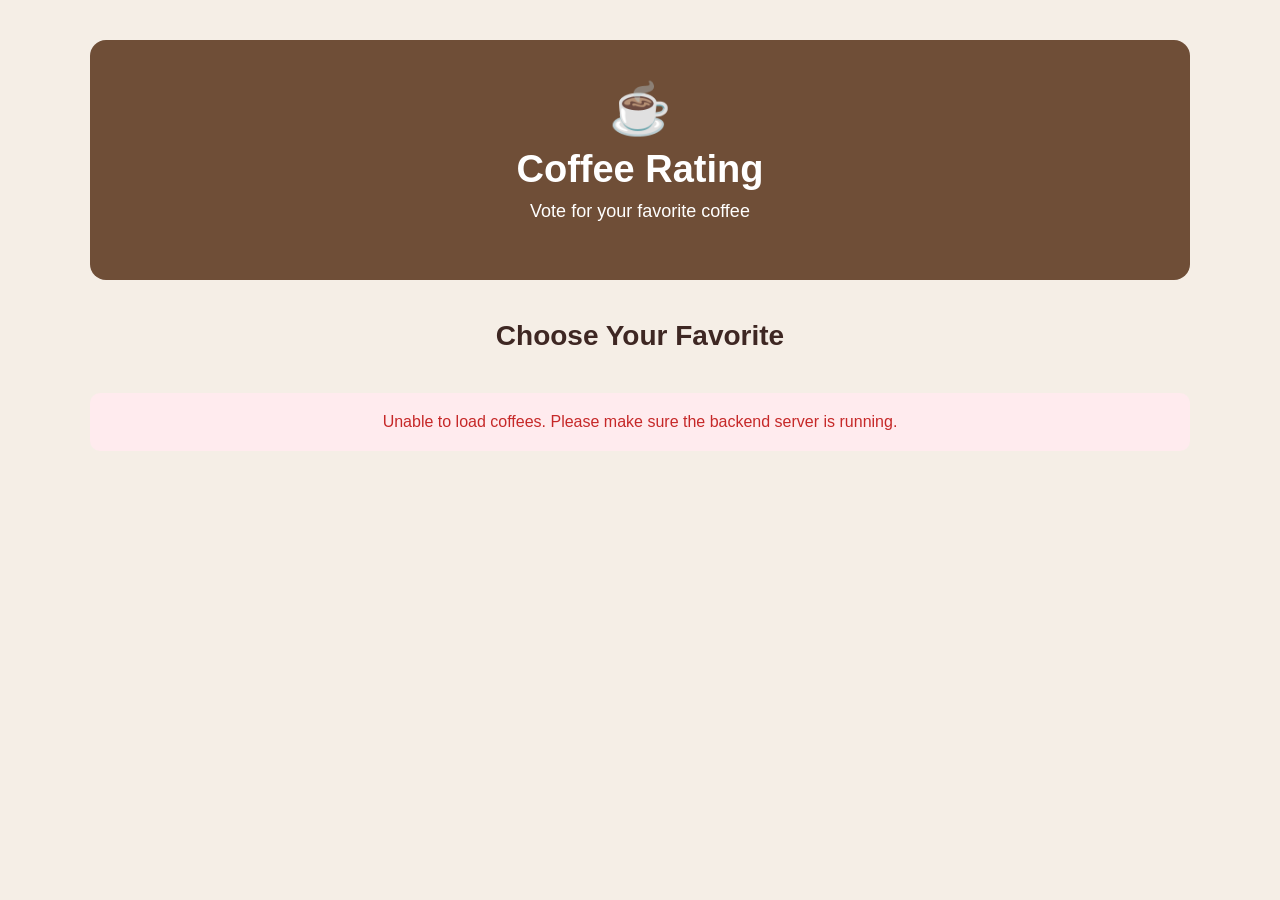
<file: new Coffee_Rating_App/Frontend/index.html>
<!DOCTYPE html>
<html lang="en">
<head>
    <meta charset="UTF-8">
    <meta name="viewport" content="width=device-width, initial-scale=1.0">

    <title>Coffee Rating</title>

    <link rel="stylesheet" href="css/style.css">
</head>

<body>

    <div class="container">

        <!-- Header -->
        <header class="header">
            <div class="coffee-icon">☕</div>

            <h1>Coffee Rating</h1>

            <p>Vote for your favorite coffee</p>
        </header>


        <!-- Coffee Section -->
        <main>

            <h2>Choose Your Favorite</h2>

            <!--
                JavaScript will display loading,
                errors, and coffee cards inside this section.
            -->
            <div id="coffee-container" class="coffee-grid">
                <p class="loading-message">Loading coffees...</p>
            </div>

        </main>

    </div>


    <script src="js/script.js"></script>

</body>
</html>
</file>
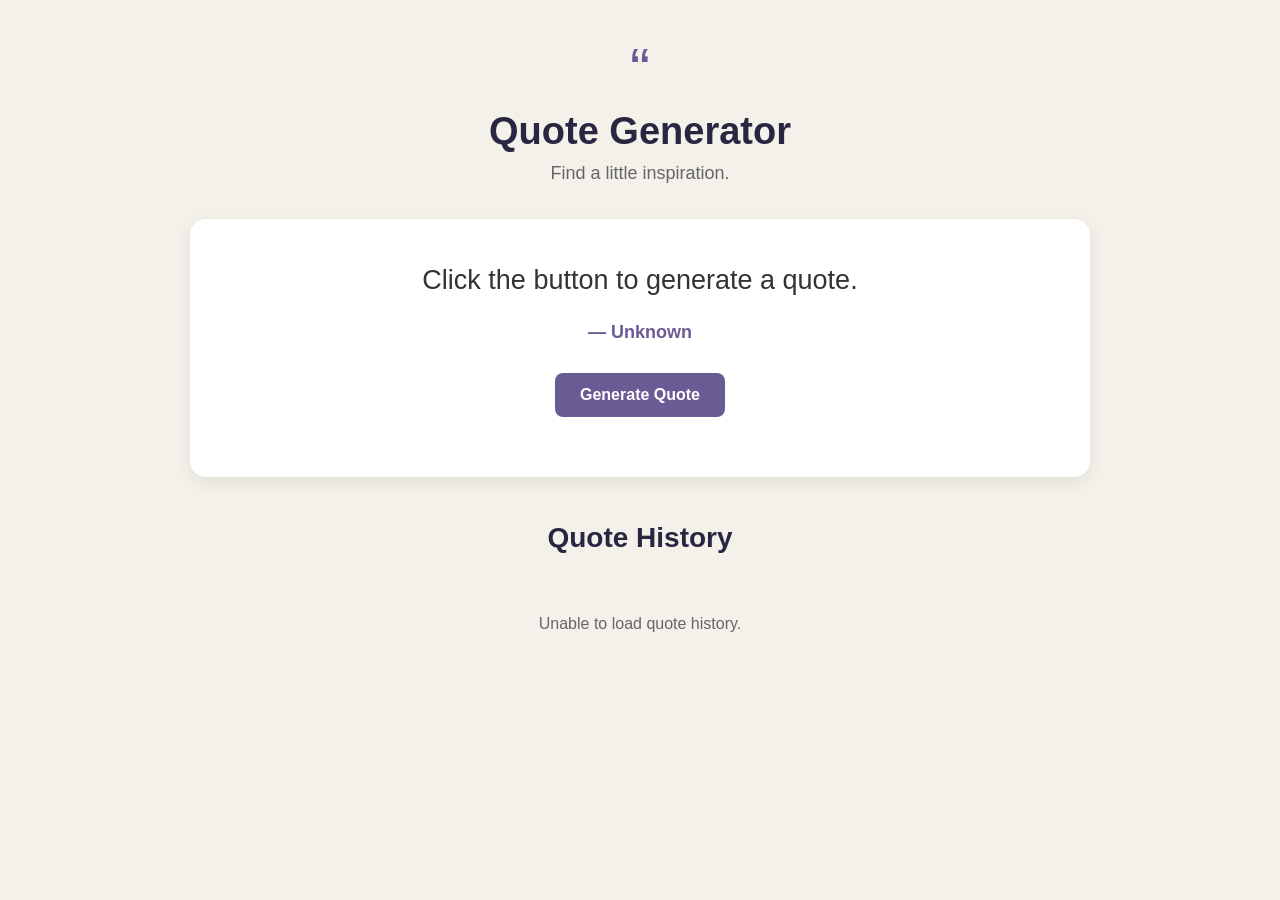
<file: new quotegenerator/frontend/index.html>
<!DOCTYPE html>
<html lang="en">

<head>
    <meta charset="UTF-8">

    <meta name="viewport" content="width=device-width, initial-scale=1.0">

    <title>Quote Generator</title>

    <link rel="stylesheet" href="css/style.css">
</head>

<body>

    <div class="container">

        <!-- Page Header -->
        <header class="header">
            <div class="quote-symbol">“</div>

            <h1>Quote Generator</h1>

            <p>Find a little inspiration.</p>
        </header>


        <!-- Main Quote Section -->
        <main>

            <section class="quote-card">

                <p id="quote-text" class="quote-text">
                    Click the button to generate a quote.
                </p>

                <p id="quote-author" class="quote-author">
                    — Unknown
                </p>

                <button id="generate-button" class="generate-button">
                    Generate Quote
                </button>

                <!-- Error message -->
                <p id="error-message" class="error-message"></p>

            </section>


            <!-- Quote History -->
            <section class="history-section">

                <h2>Quote History</h2>

                <div id="history-container" class="history-container">

                    <p class="loading-message">
                        Loading quote history...
                    </p>

                </div>

            </section>

        </main>

    </div>


    <script src="js/script.js"></script>

</body>

</html>
</file>
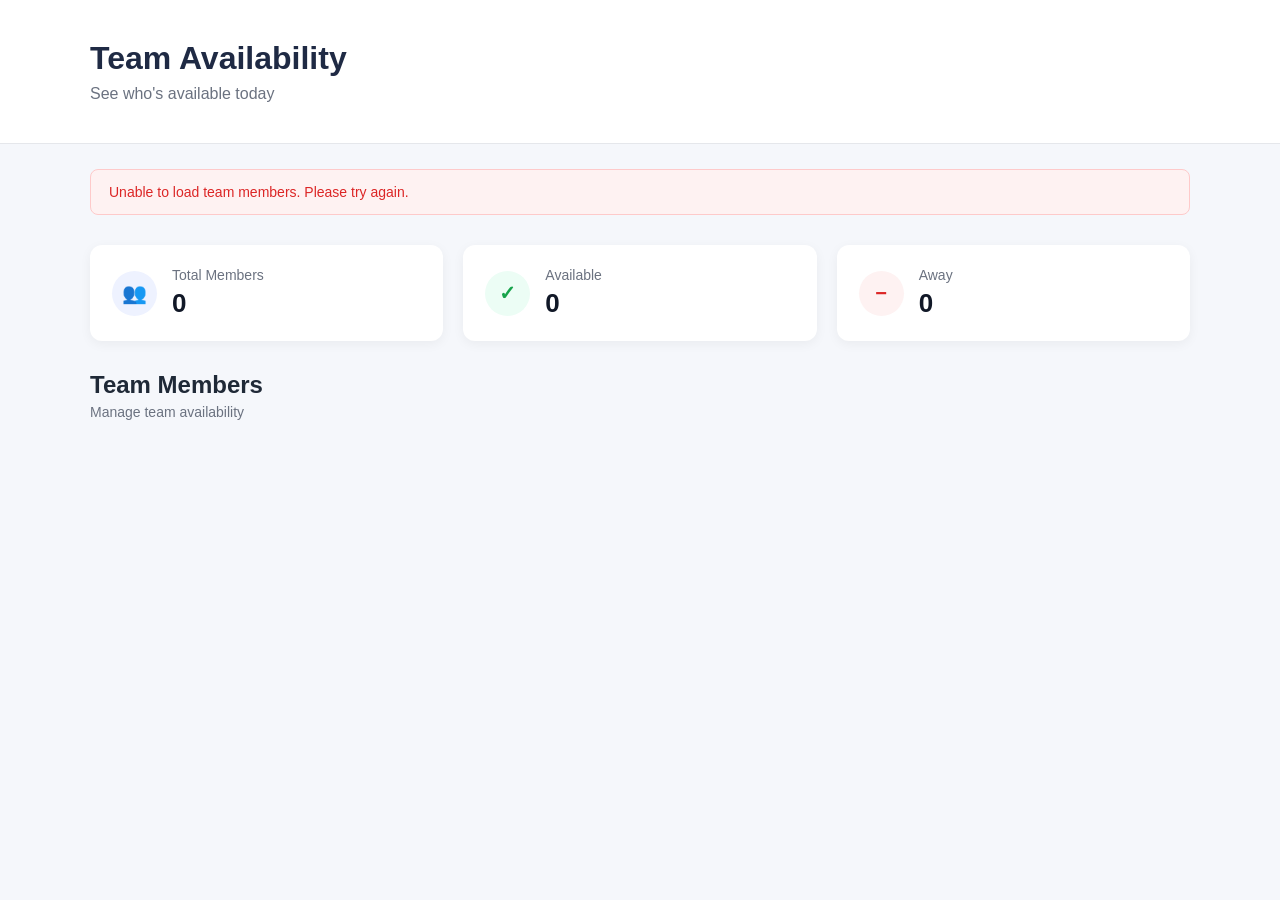
<file: Team Availability Tracker/frontend/index.html>
<!DOCTYPE html>
<html lang="en">
<head>
    <meta charset="UTF-8">

    <meta
        name="viewport"
        content="width=device-width, initial-scale=1.0"
    >

    <title>Team Availability</title>

    <link rel="stylesheet" href="css/style.css">
</head>

<body>

    <!-- Header -->
    <header class="page-header">
        <div class="container">
            <h1>Team Availability</h1>
            <p>See who's available today</p>
        </div>
    </header>


    <!-- Main Content -->
    <main class="container">

        <!-- Error Message -->
        <div id="error-message" class="error-message hidden">
            Unable to update availability. Please try again.
        </div>


        <!-- Summary Section -->
        <section class="summary-section">

            <div class="summary-card">
                <div class="summary-icon">👥</div>

                <div>
                    <p class="summary-label">Total Members</p>
                    <h2 id="total-members">0</h2>
                </div>
            </div>


            <div class="summary-card available-summary">
                <div class="summary-icon">✓</div>

                <div>
                    <p class="summary-label">Available</p>
                    <h2 id="available-members">0</h2>
                </div>
            </div>


            <div class="summary-card away-summary">
                <div class="summary-icon">−</div>

                <div>
                    <p class="summary-label">Away</p>
                    <h2 id="away-members">0</h2>
                </div>
            </div>

        </section>


        <!-- Team Section -->
        <section class="team-section">

            <div class="section-heading">
                <h2>Team Members</h2>
                <p>Manage team availability</p>
            </div>


            <!-- Loading Message -->
            <div id="loading-message" class="loading-message">
                Loading team members...
            </div>


            <!-- Empty Message -->
            <div id="empty-message" class="empty-message hidden">
                No team members found.
            </div>


            <!-- Team Members -->
            <div id="team-list" class="team-list">
                <!-- Team member cards will be added using JavaScript -->
            </div>

        </section>

    </main>


    <script src="js/script.js"></script>

</body>
</html>
</file>
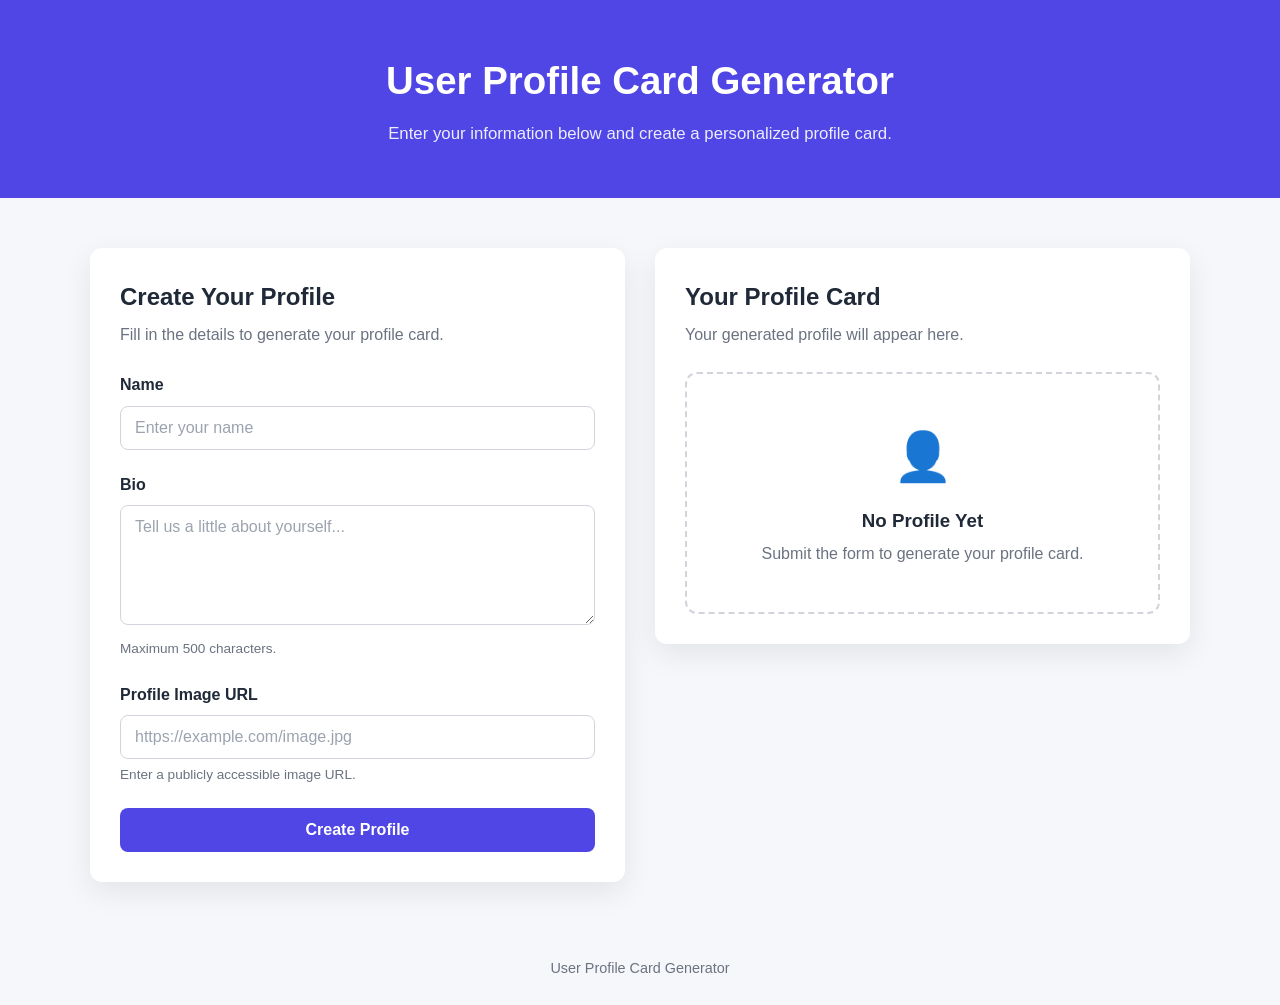
<file: User Profile Card Generator/frontend/index.html>
<!DOCTYPE html>
<html lang="en">
<head>
    <meta charset="UTF-8">
    <meta name="viewport" content="width=device-width, initial-scale=1.0">

    <meta
        name="description"
        content="Create a personalized user profile card."
    >

    <title>User Profile Card Generator</title>

    <link rel="stylesheet" href="css/style.css">
</head>

<body>

    <header class="site-header">
        <div class="container">
            <h1>User Profile Card Generator</h1>

            <p class="subtitle">
                Enter your information below and create a personalized
                profile card.
            </p>
        </div>
    </header>


    <main class="container">

        <div class="app-grid">

            <!-- Profile Form -->
            <section class="form-section">

                <div class="section-header">
                    <h2>Create Your Profile</h2>

                    <p>
                        Fill in the details to generate your profile card.
                    </p>
                </div>

                <form id="profileForm">

                    <div class="form-group">
                        <label for="name">Name</label>

                        <input
                            type="text"
                            id="name"
                            name="name"
                            placeholder="Enter your name"
                            required
                            maxlength="100"
                            autocomplete="name"
                        >
                    </div>


                    <div class="form-group">
                        <label for="bio">Bio</label>

                        <textarea
                            id="bio"
                            name="bio"
                            rows="5"
                            placeholder="Tell us a little about yourself..."
                            required
                            maxlength="500"
                        ></textarea>

                        <small>
                            Maximum 500 characters.
                        </small>
                    </div>


                    <div class="form-group">
                        <label for="image-url">
                            Profile Image URL
                        </label>

                        <input
                            type="url"
                            id="imageUrl"
                            name="image_url"
                            placeholder="https://example.com/image.jpg"
                            required
                        >

                        <small>
                            Enter a publicly accessible image URL.
                        </small>
                    </div>


                    <button
                        type="submit"
                        id="submit-button"
                        class="submit-button"
                    >
                        Create Profile
                    </button>

                </form>

            </section>


            <!-- Profile Card -->
            <section class="profile-section">

                <div class="section-header">
                    <h2>Your Profile Card</h2>

                    <p>
                        Your generated profile will appear here.
                    </p>
                </div>


                <!-- Status Messages -->
                <div
                    id="statusMessage"
                    class="status-message"
                    role="status"
                    aria-live="polite"
                ></div>


                <!-- Profile Card Container -->
                <div
                    id="profileCard"
                    class="profile-card-container"
                >
                    <div class="empty-state">

                        <div class="empty-icon">👤</div>

                        <h3>No Profile Yet</h3>

                        <p>
                            Submit the form to generate your profile card.
                        </p>

                    </div>
                </div>

            </section>

        </div>

    </main>


    <footer class="site-footer">
        <p>User Profile Card Generator</p>
    </footer>


    <script src="js/script.js"></script>

</body>
</html>
</file>
<file: new Coffee_Rating_App/Frontend/css/style.css>
/* ------------------------------
   General Page Styling
-------------------------------- */

* {
    box-sizing: border-box;
}

body {
    margin: 0;
    font-family: Arial, Helvetica, sans-serif;
    background-color: #f5eee6;
    color: #3e2723;
}


/* ------------------------------
   Main Container
-------------------------------- */

.container {
    width: 90%;
    max-width: 1100px;
    margin: 0 auto;
    padding: 40px 0;
}


/* ------------------------------
   Header
-------------------------------- */

.header {
    text-align: center;
    background-color: #6f4e37;
    color: white;
    padding: 40px 20px;
    border-radius: 16px;
    margin-bottom: 40px;
}

.coffee-icon {
    font-size: 50px;
    margin-bottom: 10px;
}

.header h1 {
    margin: 0;
    font-size: 38px;
}

.header p {
    margin-top: 10px;
    font-size: 18px;
}


/* ------------------------------
   Section Heading
-------------------------------- */

main h2 {
    text-align: center;
    margin-bottom: 25px;
    font-size: 28px;
}


/* ------------------------------
   Coffee Cards Grid
-------------------------------- */

.coffee-grid {
    display: grid;

    grid-template-columns: repeat(
        auto-fit,
        minmax(220px, 1fr)
    );

    gap: 25px;
}


/* ------------------------------
   Coffee Card
-------------------------------- */

.coffee-card {
    background-color: white;
    border-radius: 14px;
    padding: 25px;

    text-align: center;

    box-shadow: 0 4px 12px rgba(0, 0, 0, 0.1);

    transition: transform 0.2s;
}

.coffee-card:hover {
    transform: translateY(-3px);
}

.coffee-card h3 {
    margin-top: 0;
    margin-bottom: 15px;

    font-size: 22px;
    color: #4e342e;
}


/* ------------------------------
   Vote Count
-------------------------------- */

.vote-count {
    font-size: 18px;
    margin-bottom: 20px;
}

.vote-number {
    font-weight: bold;
    color: #6f4e37;
}


/* ------------------------------
   Vote Button
-------------------------------- */

.vote-button {
    width: 100%;

    padding: 12px 20px;

    border: none;
    border-radius: 8px;

    background-color: #8d6e63;
    color: white;

    font-size: 16px;
    font-weight: bold;

    cursor: pointer;

    transition: background-color 0.2s;
}

.vote-button:hover {
    background-color: #6f4e37;
}


/* Button when it is processing the request */

.vote-button:disabled {
    background-color: #bdbdbd;
    cursor: not-allowed;
}


/* ------------------------------
   Loading Message
-------------------------------- */

.loading-message {
    text-align: center;

    width: 100%;

    font-size: 18px;
    color: #6f4e37;
}


/* ------------------------------
   Error Message
-------------------------------- */

.error-message {
    text-align: center;

    width: 100%;

    padding: 20px;

    background-color: #ffebee;
    color: #c62828;

    border-radius: 10px;

    font-size: 16px;
}


/* ------------------------------
   Empty Message
-------------------------------- */

.empty-message {
    text-align: center;

    width: 100%;

    padding: 20px;

    color: #6f4e37;

    font-size: 18px;
}


/* ------------------------------
   Mobile Responsive Design
-------------------------------- */

@media (max-width: 600px) {

    .container {
        width: 92%;
        padding: 25px 0;
    }

    .header {
        padding: 30px 15px;
    }

    .header h1 {
        font-size: 30px;
    }

    .header p {
        font-size: 16px;
    }

    main h2 {
        font-size: 24px;
    }

    .coffee-grid {
        grid-template-columns: 1fr;
    }
}
</file>
<file: new quotegenerator/frontend/css/style.css>
/* ------------------------------
   General Page Styling
-------------------------------- */

* {
    box-sizing: border-box;
}

body {
    margin: 0;

    font-family: Arial, Helvetica, sans-serif;

    background-color: #f4f1ea;

    color: #2f2f2f;
}


/* ------------------------------
   Main Container
-------------------------------- */

.container {
    width: 90%;
    max-width: 900px;

    margin: 0 auto;

    padding: 40px 0;
}


/* ------------------------------
   Header
-------------------------------- */

.header {
    text-align: center;

    margin-bottom: 35px;
}

.quote-symbol {
    font-size: 60px;

    color: #6b5b95;

    line-height: 1;
}

.header h1 {
    margin: 10px 0;

    font-size: 38px;

    color: #292642;
}

.header p {
    margin: 0;

    font-size: 18px;

    color: #666;
}


/* ------------------------------
   Main Quote Card
-------------------------------- */

.quote-card {
    background-color: white;

    border-radius: 16px;

    padding: 40px;

    text-align: center;

    box-shadow: 0 5px 20px rgba(0, 0, 0, 0.08);

    margin-bottom: 45px;
}


/* ------------------------------
   Quote Text
-------------------------------- */

.quote-text {
    margin: 0;

    font-size: 27px;

    line-height: 1.6;

    color: #333;
}


/* ------------------------------
   Quote Author
-------------------------------- */

.quote-author {
    margin-top: 20px;

    margin-bottom: 30px;

    font-size: 18px;

    font-weight: bold;

    color: #6b5b95;
}


/* ------------------------------
   Generate Button
-------------------------------- */

.generate-button {
    padding: 13px 25px;

    border: none;

    border-radius: 8px;

    background-color: #6b5b95;

    color: white;

    font-size: 16px;

    font-weight: bold;

    cursor: pointer;

    transition: background-color 0.2s;
}

.generate-button:hover {
    background-color: #55467d;
}


/* Button while request is running */

.generate-button:disabled {
    background-color: #aaa;

    cursor: not-allowed;
}


/* ------------------------------
   Error Message
-------------------------------- */

.error-message {
    margin-top: 20px;

    color: #c62828;

    font-size: 15px;
}


/* ------------------------------
   History Section
-------------------------------- */

.history-section h2 {
    text-align: center;

    margin-bottom: 25px;

    font-size: 28px;

    color: #292642;
}


/* ------------------------------
   History Container
-------------------------------- */

.history-container {
    display: flex;

    flex-direction: column;

    gap: 15px;
}


/* ------------------------------
   History Card
-------------------------------- */

.history-card {
    background-color: white;

    border-radius: 12px;

    padding: 20px 25px;

    box-shadow: 0 3px 12px rgba(0, 0, 0, 0.06);
}

.history-quote {
    margin: 0;

    font-size: 17px;

    line-height: 1.5;

    color: #333;
}

.history-author {
    margin-top: 10px;

    margin-bottom: 0;

    font-size: 14px;

    font-weight: bold;

    color: #6b5b95;
}


/* ------------------------------
   Loading Message
-------------------------------- */

.loading-message {
    text-align: center;

    color: #666;

    font-size: 16px;
}


/* ------------------------------
   Empty History Message
-------------------------------- */

.empty-message {
    text-align: center;

    padding: 20px;

    color: #666;

    font-size: 16px;
}


/* ------------------------------
   Mobile Responsive Design
-------------------------------- */

@media (max-width: 600px) {

    .container {
        width: 92%;

        padding: 25px 0;
    }

    .header h1 {
        font-size: 30px;
    }

    .header p {
        font-size: 16px;
    }

    .quote-card {
        padding: 25px 20px;
    }

    .quote-text {
        font-size: 21px;
    }

    .quote-author {
        font-size: 16px;
    }

    .history-section h2 {
        font-size: 24px;
    }

    .history-card {
        padding: 18px;
    }
}
</file>
<file: Team Availability Tracker/frontend/css/style.css>
/* =========================
   General Styles
========================= */

* {
    box-sizing: border-box;
    margin: 0;
    padding: 0;
}

body {
    font-family: Arial, Helvetica, sans-serif;
    background-color: #f5f7fb;
    color: #1f2937;
    min-height: 100vh;
}

.container {
    width: 90%;
    max-width: 1100px;
    margin: 0 auto;
}


/* =========================
   Header
========================= */

.page-header {
    background-color: #ffffff;
    border-bottom: 1px solid #e5e7eb;
    padding: 40px 0;
}

.page-header h1 {
    font-size: 32px;
    color: #1f2a44;
    margin-bottom: 8px;
}

.page-header p {
    color: #6b7280;
    font-size: 16px;
}


/* =========================
   Error Message
========================= */

.error-message {
    margin-top: 25px;
    padding: 14px 18px;
    background-color: #fef2f2;
    color: #dc2626;
    border: 1px solid #fecaca;
    border-radius: 8px;
    font-size: 14px;
}

.hidden {
    display: none;
}


/* =========================
   Summary Section
========================= */

.summary-section {
    display: grid;
    grid-template-columns: repeat(3, 1fr);
    gap: 20px;
    margin: 30px 0;
}

.summary-card {
    background-color: #ffffff;
    border-radius: 12px;
    padding: 22px;
    display: flex;
    align-items: center;
    gap: 15px;
    box-shadow: 0 3px 12px rgba(0, 0, 0, 0.05);
}

.summary-icon {
    width: 45px;
    height: 45px;
    border-radius: 50%;
    background-color: #eef2ff;
    color: #4f46e5;
    display: flex;
    justify-content: center;
    align-items: center;
    font-size: 20px;
    font-weight: bold;
}

.available-summary .summary-icon {
    background-color: #ecfdf5;
    color: #16a34a;
}

.away-summary .summary-icon {
    background-color: #fef2f2;
    color: #dc2626;
}

.summary-label {
    color: #6b7280;
    font-size: 14px;
    margin-bottom: 5px;
}

.summary-card h2 {
    font-size: 26px;
    color: #111827;
}


/* =========================
   Team Section
========================= */

.team-section {
    margin-bottom: 50px;
}

.section-heading {
    margin-bottom: 20px;
}

.section-heading h2 {
    font-size: 24px;
    color: #1f2937;
    margin-bottom: 5px;
}

.section-heading p {
    color: #6b7280;
    font-size: 14px;
}


/* =========================
   Loading / Empty Message
========================= */

.loading-message,
.empty-message {
    background-color: #ffffff;
    padding: 30px;
    text-align: center;
    color: #6b7280;
    border-radius: 12px;
    box-shadow: 0 3px 12px rgba(0, 0, 0, 0.04);
}


/* =========================
   Team List
========================= */

.team-list {
    display: grid;
    grid-template-columns: repeat(2, 1fr);
    gap: 20px;
}


/* =========================
   Team Member Card
========================= */

.team-card {
    background-color: #ffffff;
    border-radius: 12px;
    padding: 22px;
    display: flex;
    align-items: center;
    justify-content: space-between;
    gap: 20px;
    box-shadow: 0 3px 12px rgba(0, 0, 0, 0.05);
    border: 1px solid #edf0f5;
}

.member-info {
    display: flex;
    align-items: center;
    gap: 15px;
    min-width: 0;
}


/* =========================
   Avatar
========================= */

.avatar {
    width: 52px;
    height: 52px;
    min-width: 52px;
    border-radius: 50%;
    background-color: #e0e7ff;
    color: #3730a3;
    display: flex;
    align-items: center;
    justify-content: center;
    font-size: 16px;
    font-weight: bold;
}


/* =========================
   Member Details
========================= */

.member-details {
    min-width: 0;
}

.member-name {
    font-size: 17px;
    font-weight: bold;
    color: #111827;
    margin-bottom: 5px;
    white-space: nowrap;
    overflow: hidden;
    text-overflow: ellipsis;
}

.member-department {
    font-size: 14px;
    color: #6b7280;
}


/* =========================
   Availability Area
========================= */

.availability-area {
    display: flex;
    align-items: center;
    gap: 12px;
    flex-shrink: 0;
}

.status {
    display: flex;
    align-items: center;
    gap: 6px;
    font-size: 13px;
    font-weight: 600;
}

.status-dot {
    width: 9px;
    height: 9px;
    border-radius: 50%;
    display: inline-block;
}

.status.available {
    color: #15803d;
}

.status.available .status-dot {
    background-color: #22c55e;
}

.status.away {
    color: #6b7280;
}

.status.away .status-dot {
    background-color: #9ca3af;
}


/* =========================
   Toggle Switch
========================= */

.toggle {
    position: relative;
    width: 48px;
    height: 26px;
}

.toggle input {
    opacity: 0;
    width: 0;
    height: 0;
}

.slider {
    position: absolute;
    cursor: pointer;
    top: 0;
    left: 0;
    right: 0;
    bottom: 0;

    background-color: #d1d5db;

    border-radius: 26px;

    transition: 0.2s;
}

.slider::before {
    content: "";

    position: absolute;

    width: 20px;
    height: 20px;

    left: 3px;
    bottom: 3px;

    background-color: white;

    border-radius: 50%;

    transition: 0.2s;

    box-shadow: 0 1px 3px rgba(0, 0, 0, 0.2);
}

.toggle input:checked + .slider {
    background-color: #22c55e;
}

.toggle input:checked + .slider::before {
    transform: translateX(22px);
}

.toggle input:focus + .slider {
    box-shadow: 0 0 0 3px rgba(34, 197, 94, 0.15);
}


/* =========================
   Responsive Design
========================= */

@media (max-width: 800px) {

    .summary-section {
        grid-template-columns: 1fr;
    }

    .team-list {
        grid-template-columns: 1fr;
    }
}


@media (max-width: 550px) {

    .page-header {
        padding: 30px 0;
    }

    .page-header h1 {
        font-size: 26px;
    }

    .container {
        width: 92%;
    }

    .team-card {
        padding: 18px;
    }

    .member-name {
        font-size: 15px;
    }

    .availability-area {
        flex-direction: column;
        gap: 7px;
    }

    .status {
        font-size: 12px;
    }
}
</file>
<file: User Profile Card Generator/frontend/css/style.css>
/* =========================================
   Global Styles
   ========================================= */

* {
    margin: 0;
    padding: 0;
    box-sizing: border-box;
}


:root {
    --primary-color: #4f46e5;
    --primary-hover: #4338ca;

    --background-color: #f5f7fb;
    --card-background: #ffffff;

    --text-color: #1f2937;
    --secondary-text: #6b7280;

    --border-color: #d1d5db;

    --success-color: #15803d;
    --success-background: #dcfce7;

    --error-color: #b91c1c;
    --error-background: #fee2e2;

    --loading-color: #1d4ed8;
    --loading-background: #dbeafe;

    --shadow: 0 10px 30px rgba(0, 0, 0, 0.08);

    --border-radius: 12px;
}


body {
    font-family: Arial, Helvetica, sans-serif;

    background-color: var(--background-color);

    color: var(--text-color);

    line-height: 1.6;

    min-height: 100vh;
}


/* =========================================
   Container
   ========================================= */

.container {
    width: min(1100px, 92%);

    margin: 0 auto;
}


/* =========================================
   Header
   ========================================= */

.site-header {
    background-color: var(--primary-color);

    color: white;

    text-align: center;

    padding: 50px 20px;
}


.site-header h1 {
    font-size: 2.4rem;

    margin-bottom: 10px;
}


.subtitle {
    max-width: 650px;

    margin: 0 auto;

    font-size: 1.05rem;

    opacity: 0.9;
}


/* =========================================
   Main Layout
   ========================================= */

main {
    padding: 50px 0;
}


.app-grid {
    display: grid;

    grid-template-columns:
        minmax(0, 1fr)
        minmax(0, 1fr);

    gap: 30px;

    align-items: start;
}


/* =========================================
   Sections
   ========================================= */

.form-section,
.profile-section {
    background-color: var(--card-background);

    padding: 30px;

    border-radius: var(--border-radius);

    box-shadow: var(--shadow);
}


.section-header {
    margin-bottom: 25px;
}


.section-header h2 {
    font-size: 1.5rem;

    margin-bottom: 5px;
}


.section-header p {
    color: var(--secondary-text);
}


/* =========================================
   Form
   ========================================= */

.form-group {
    margin-bottom: 22px;
}


.form-group label {
    display: block;

    font-weight: 600;

    margin-bottom: 8px;
}


.form-group input,
.form-group textarea {
    width: 100%;

    padding: 12px 14px;

    border: 1px solid var(--border-color);

    border-radius: 8px;

    font-size: 1rem;

    font-family: inherit;

    color: var(--text-color);

    background-color: white;

    transition:
        border-color 0.2s ease,
        box-shadow 0.2s ease;
}


.form-group textarea {
    resize: vertical;

    min-height: 120px;
}


.form-group input::placeholder,
.form-group textarea::placeholder {
    color: #9ca3af;
}


.form-group input:focus,
.form-group textarea:focus {
    outline: none;

    border-color: var(--primary-color);

    box-shadow:
        0 0 0 3px rgba(79, 70, 229, 0.15);
}


.form-group small {
    display: block;

    margin-top: 5px;

    color: var(--secondary-text);

    font-size: 0.85rem;
}


/* =========================================
   Submit Button
   ========================================= */

.submit-button {
    width: 100%;

    padding: 13px 20px;

    border: none;

    border-radius: 8px;

    background-color: var(--primary-color);

    color: white;

    font-size: 1rem;

    font-weight: 600;

    cursor: pointer;

    transition:
        background-color 0.2s ease,
        transform 0.2s ease;
}


.submit-button:hover {
    background-color: var(--primary-hover);

    transform: translateY(-1px);
}


.submit-button:focus {
    outline: none;

    box-shadow:
        0 0 0 3px rgba(79, 70, 229, 0.25);
}


.submit-button:disabled {
    background-color: #9ca3af;

    cursor: not-allowed;

    transform: none;
}


/* =========================================
   Status Messages
   ========================================= */

.status-message {
    display: none;

    padding: 12px 15px;

    margin-bottom: 20px;

    border-radius: 8px;

    font-size: 0.95rem;

    font-weight: 500;
}


.status-message.loading {
    display: block;

    color: var(--loading-color);

    background-color: var(--loading-background);
}


.status-message.success {
    display: block;

    color: var(--success-color);

    background-color: var(--success-background);
}


.status-message.error {
    display: block;

    color: var(--error-color);

    background-color: var(--error-background);
}


/* =========================================
   Empty State
   ========================================= */

.empty-state {
    text-align: center;

    padding: 45px 20px;

    color: var(--secondary-text);

    border: 2px dashed #d1d5db;

    border-radius: var(--border-radius);
}


.empty-icon {
    font-size: 3rem;

    margin-bottom: 10px;
}


.empty-state h3 {
    color: var(--text-color);

    margin-bottom: 5px;
}


/* =========================================
   Profile Card
   ========================================= */

.profile-card {
    background-color: white;

    border: 1px solid #e5e7eb;

    border-radius: 14px;

    overflow: hidden;

    box-shadow:
        0 8px 25px rgba(0, 0, 0, 0.08);

    transition:
        transform 0.25s ease,
        box-shadow 0.25s ease;
}


.profile-card:hover {
    transform: translateY(-4px);

    box-shadow:
        0 14px 35px rgba(0, 0, 0, 0.12);
}


.profile-card-header {
    height: 110px;

    background:
        linear-gradient(
            135deg,
            #4f46e5,
            #7c3aed
        );
}


.profile-card-content {
    padding: 0 25px 25px;

    text-align: center;
}


.profile-image-wrapper {
    width: 120px;

    height: 120px;

    margin: -60px auto 18px;

    border-radius: 50%;

    padding: 5px;

    background-color: white;

    position: relative;
}


.profile-image {
    width: 100%;

    height: 100%;

    display: block;

    object-fit: cover;

    border-radius: 50%;

    border: 1px solid #e5e7eb;
}


.profile-name {
    font-size: 1.5rem;

    margin-bottom: 8px;

    overflow-wrap: anywhere;
}


.profile-bio {
    color: var(--secondary-text);

    font-size: 0.95rem;

    overflow-wrap: anywhere;

    white-space: pre-wrap;

    word-break: break-word;
}


.profile-id {
    display: inline-block;

    margin-top: 18px;

    padding: 4px 10px;

    background-color: #f3f4f6;

    color: var(--secondary-text);

    border-radius: 20px;

    font-size: 0.8rem;
}


/* =========================================
   Footer
   ========================================= */

.site-footer {
    text-align: center;

    padding: 25px 20px;

    color: var(--secondary-text);

    font-size: 0.9rem;
}


/* =========================================
   Responsive Design
   ========================================= */

@media (max-width: 800px) {

    .app-grid {
        grid-template-columns: 1fr;
    }

}


@media (max-width: 600px) {

    .site-header {
        padding: 40px 20px;
    }


    .site-header h1 {
        font-size: 1.9rem;
    }


    .subtitle {
        font-size: 0.95rem;
    }


    main {
        padding: 30px 0;
    }


    .form-section,
    .profile-section {
        padding: 22px;
    }


    .section-header h2 {
        font-size: 1.3rem;
    }


    .profile-card-header {
        height: 90px;
    }


    .profile-image-wrapper {
        width: 105px;

        height: 105px;

        margin-top: -52px;
    }

}
</file>
